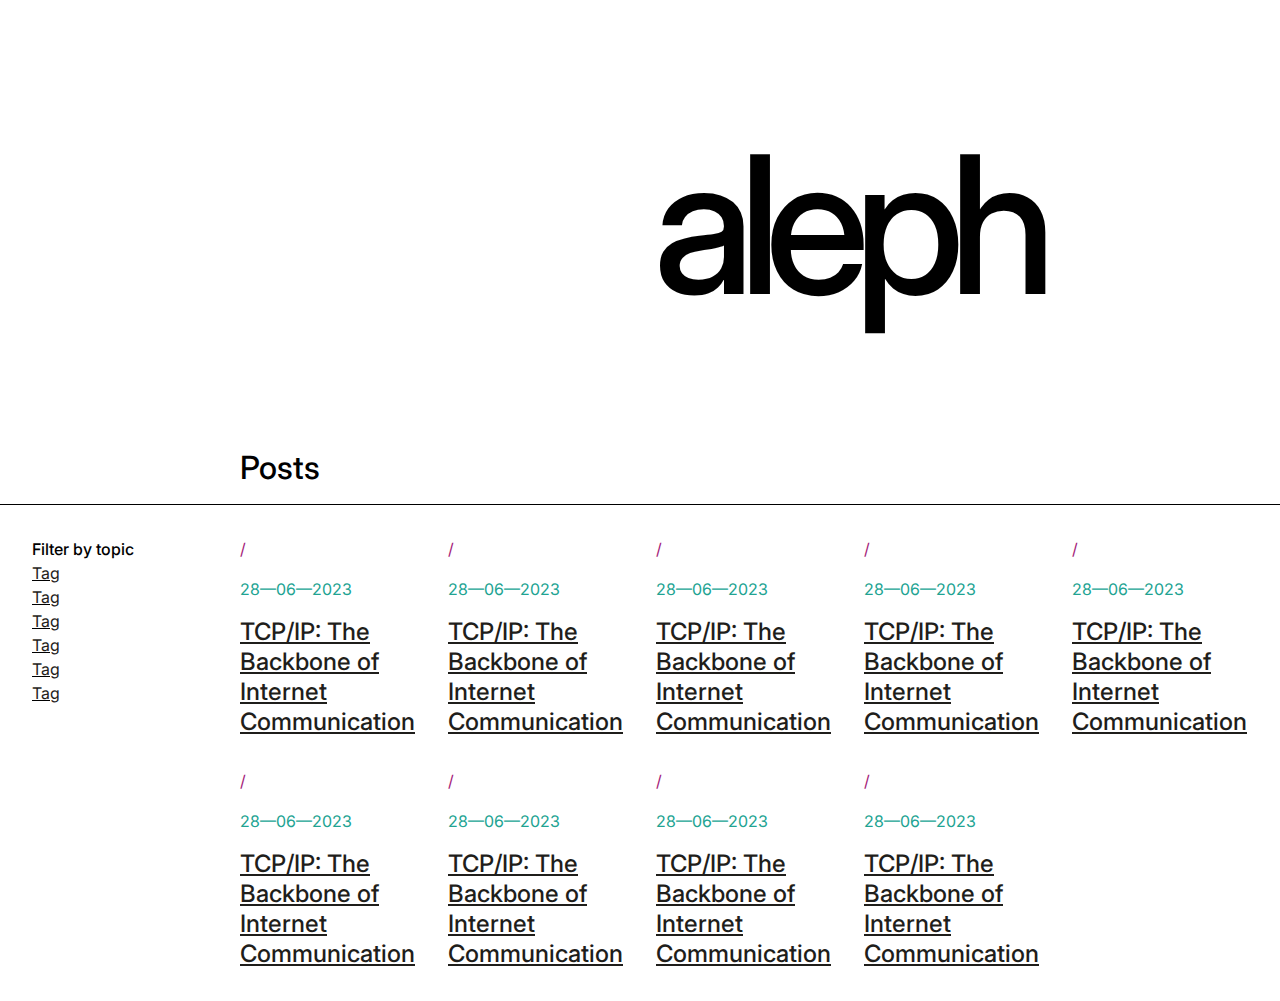
<file: index.html>
<!doctype html>
<html lang="en">
  <head>
    <meta charset="utf-8">
    <title>Aleph</title>
    <link rel="stylesheet" href="style.css">
    <meta name="viewport" content="width=device-width, initial-scale=1.0">
    <link rel="preconnect" href="https://fonts.googleapis.com">
  <link rel="preconnect" href="https://fonts.gstatic.com" crossorigin>
  <link href="https://fonts.googleapis.com/css2?family=Inter:wght@400;500&display=swap" rel="stylesheet"> 
  </head>
  <body>
    <header class="s-grid-cols-6 m-grid-cols-12 s-gap-x-16 m-gap-x-24 l-gap-x-32 s-px-16 m-px-24 l-px-32 s-py-96 m-my-128 l-py-128">
      <h1 class="s-col-2-7 m-col-3-11 justify-self-end text-4xl medium">aleph</h1>
    </header>
    <section class="s-grid-cols-6 m-grid-cols-12 s-gap-x-16 m-gap-x-24 l-gap-x-32 s-px-16 m-px-24 l-px-32 s-mb-8 m-mb-12 l-mb-16 medium">
      <p class="s-col-3-7 m-col-4-13 l-col-3-13 text-2xl">Posts</p>
    </section>
    <section class="s-grid-cols-6 m-grid-cols-12 s-gap-x-16 m-gap-x-24 l-gap-x-32 s-p-16 m-p-24 l-p-32 s-border-1-t">
      <div class="s-col-span-2 m-col-span-3 l-col-span-2">
        <p class="text-md medium">Filter by topic</p>
        <ul>
          <li class="link text-md"><a class="gray-12" href="#">Tag</a></li>
          <li class="link text-md"><a class="gray-12" href="#">Tag</a></li>
          <li class="link text-md"><a class="gray-12" href="#">Tag</a></li>
          <li class="link text-md"><a class="gray-12" href="#">Tag</a></li>
          <li class="link text-md"><a class="gray-12" href="#">Tag</a></li>
          <li class="link text-md"><a class="gray-12" href="#">Tag</a></li>
        </ul>
      </div>
      <div class="s-col-span-4 m-col-span-9 l-col-span-10">
        <ul class="s-grid-cols-4 m-grid-cols-9 l-grid-cols-10 s-gap-x-16 m-gap-x-24 l-gap-x-32 s-gap-y-16 l-gap-y-32">
          <li class="s-col-span-4 m-col-span-3 l-col-span-2">
            <ul class="flex-col m-gap-y-12 l-gap-y-16">
              <li class="text-md primary-64">/</li>
              <li class="text-md secondary-64">28—06—2023</li>
              <li><a class="text-xl link medium gray-12" href="post.html">TCP/IP: The Backbone of Internet Communication</a></li>
            </ul>
          </li>
          <li class="s-col-span-4 m-col-span-3 l-col-span-2">
            <ul class="flex-col m-gap-y-12 l-gap-y-16">
              <li class="text-md primary-64">/</li>
              <li class="text-md secondary-64">28—06—2023</li>
              <li><a class="text-xl link medium gray-12" href="#">TCP/IP: The Backbone of Internet Communication</a></li>
            </ul>
          </li>
          <li class="s-col-span-4 m-col-span-3 l-col-span-2">
            <ul class="flex-col m-gap-y-12 l-gap-y-16">
              <li class="text-md primary-64">/</li>
              <li class="text-md secondary-64">28—06—2023</li>
              <li><a class="text-xl link medium gray-12" href="#">TCP/IP: The Backbone of Internet Communication</a></li>
            </ul>
          </li>
          <li class="s-col-span-4 m-col-span-3 l-col-span-2">
            <ul class="flex-col m-gap-y-12 l-gap-y-16">
              <li class="text-md primary-64">/</li>
              <li class="text-md secondary-64">28—06—2023</li>
              <li><a class="text-xl link medium gray-12" href="#">TCP/IP: The Backbone of Internet Communication</a></li>
            </ul>
          </li>
          <li class="s-col-span-4 m-col-span-3 l-col-span-2">
            <ul class="flex-col m-gap-y-12 l-gap-y-16">
              <li class="text-md primary-64">/</li>
              <li class="text-md secondary-64">28—06—2023</li>
              <li><a class="text-xl link medium gray-12" href="#">TCP/IP: The Backbone of Internet Communication</a></li>
            </ul>
          </li>
          <li class="s-col-span-4 m-col-span-3 l-col-span-2">
            <ul class="flex-col m-gap-y-12 l-gap-y-16">
              <li class="text-md primary-64">/</li>
              <li class="text-md secondary-64">28—06—2023</li>
              <li><a class="text-xl link medium gray-12" href="#">TCP/IP: The Backbone of Internet Communication</a></li>
            </ul>
          </li>
          <li class="s-col-span-4 m-col-span-3 l-col-span-2">
            <ul class="flex-col m-gap-y-12 l-gap-y-16">
              <li class="text-md primary-64">/</li>
              <li class="text-md secondary-64">28—06—2023</li>
              <li><a class="text-xl link medium gray-12" href="#">TCP/IP: The Backbone of Internet Communication</a></li>
            </ul>
          </li>
          <li class="s-col-span-4 m-col-span-3 l-col-span-2">
            <ul class="flex-col m-gap-y-12 l-gap-y-16">
              <li class="text-md primary-64">/</li>
              <li class="text-md secondary-64">28—06—2023</li>
              <li><a class="text-xl link medium gray-12" href="#">TCP/IP: The Backbone of Internet Communication</a></li>
            </ul>
          </li>
          <li class="s-col-span-4 m-col-span-3 l-col-span-2">
            <ul class="flex-col m-gap-y-12 l-gap-y-16">
              <li class="text-md primary-64">/</li>
              <li class="text-md secondary-64">28—06—2023</li>
              <li><a class="text-xl link medium gray-12" href="#">TCP/IP: The Backbone of Internet Communication</a></li>
            </ul>
          </li>
        </ul>
      </div>
    </section>
  </body>
</file>
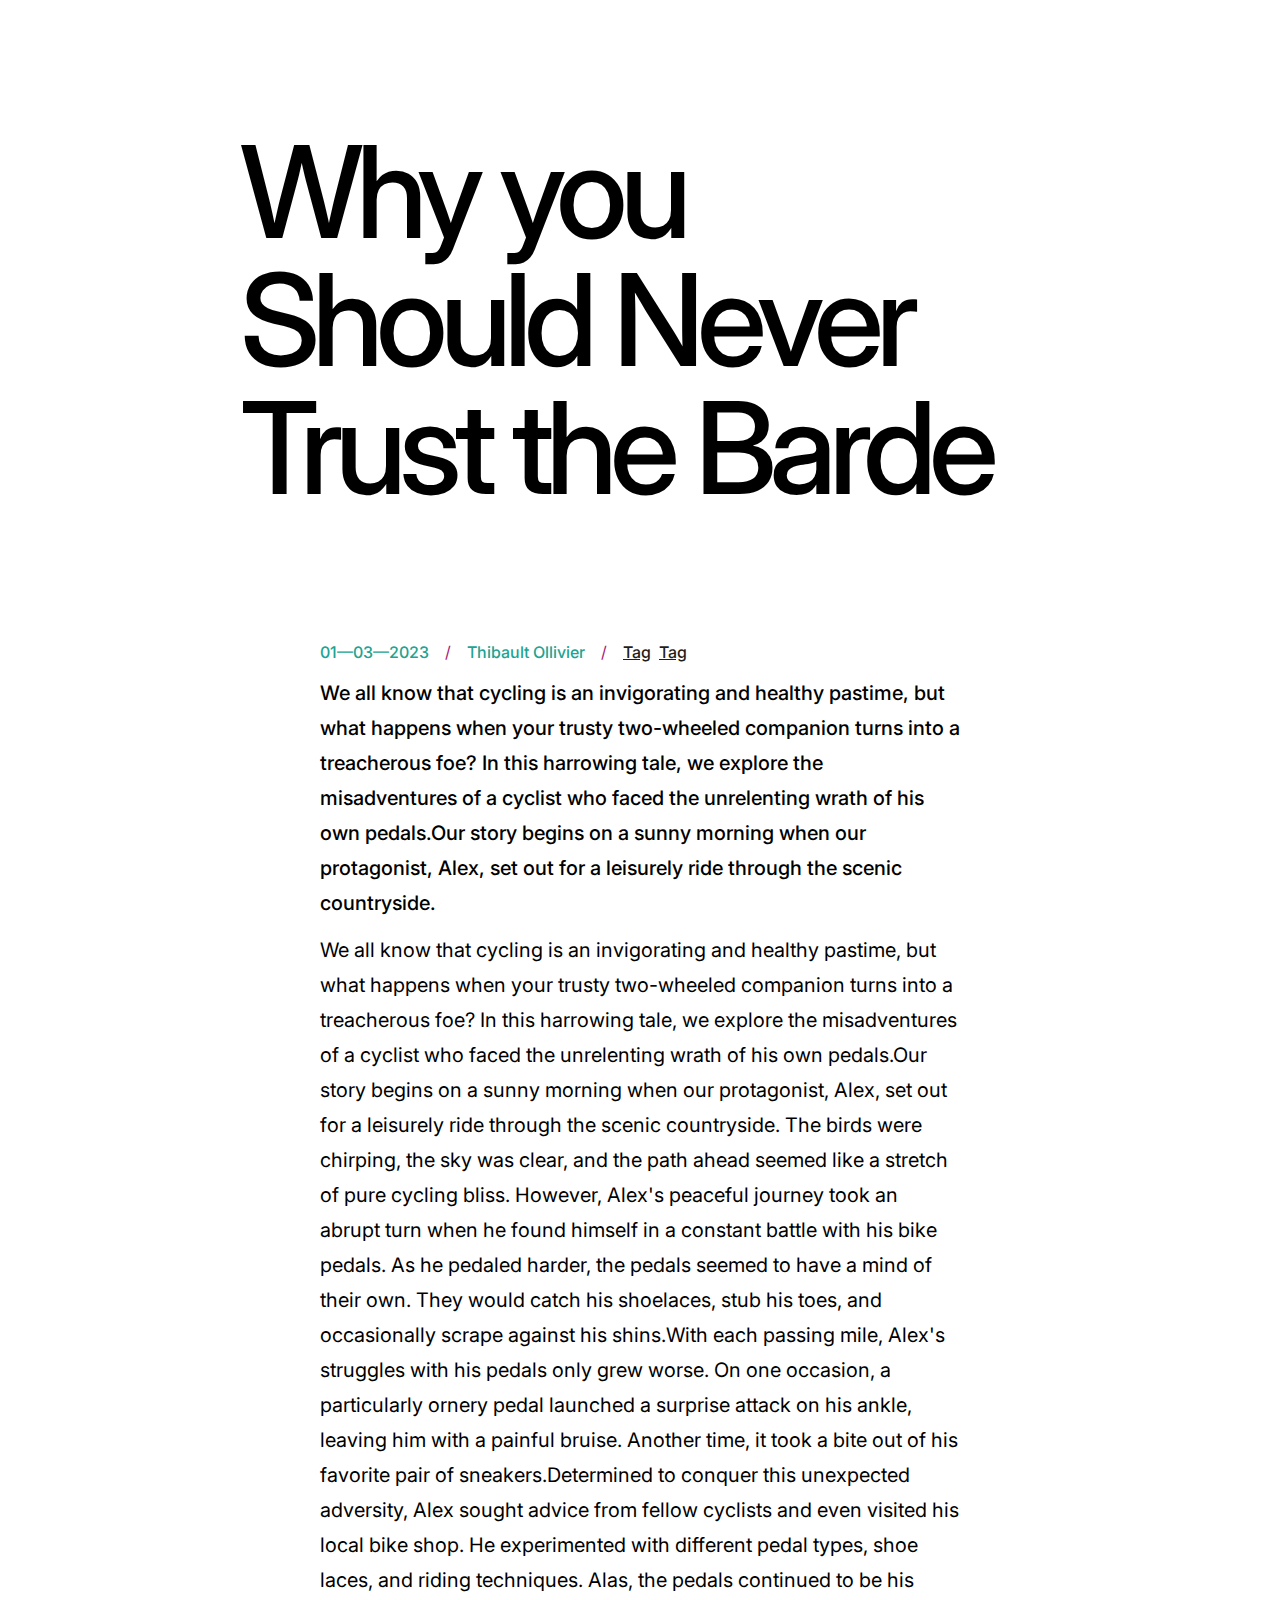
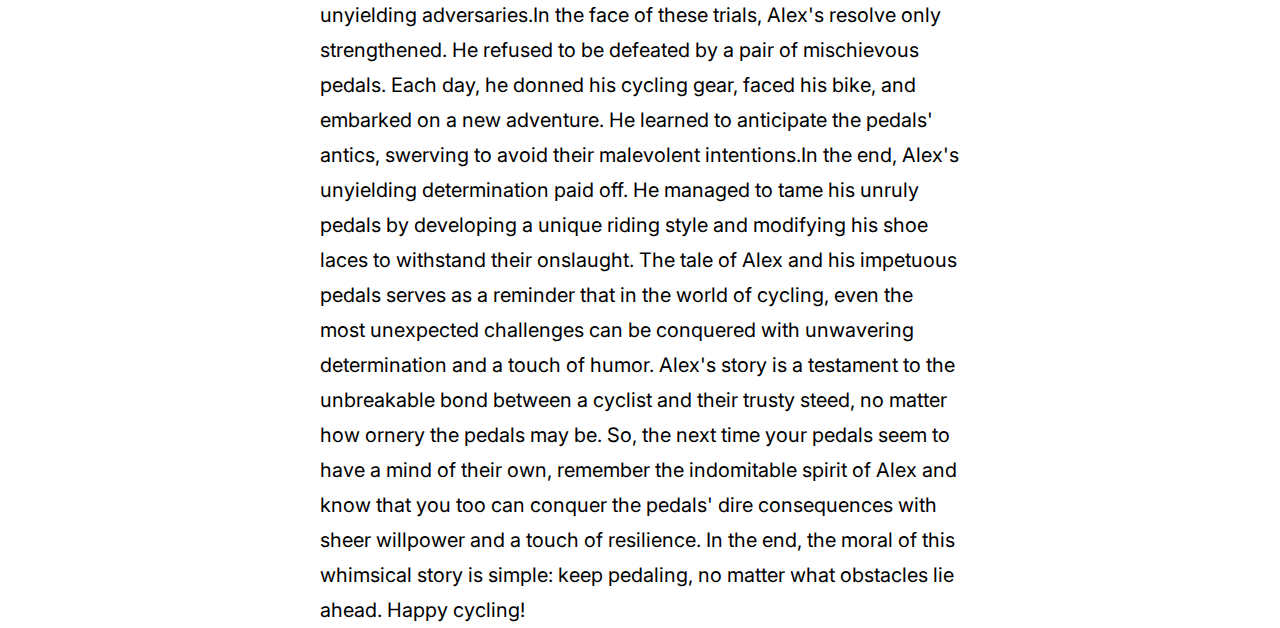
<file: post.html>
<!doctype html>
<html lang="en">
  <head>
    <meta charset="utf-8">
    <title>Aleph</title>
    <link rel="stylesheet" href="style.css">
    <meta name="viewport" content="width=device-width, initial-scale=1.0">
    <link rel="preconnect" href="https://fonts.googleapis.com">
  <link rel="preconnect" href="https://fonts.gstatic.com" crossorigin>
  <link href="https://fonts.googleapis.com/css2?family=Inter:wght@400;500&display=swap" rel="stylesheet"> 
  </head>
  <body>
    <header class="s-grid-cols-6 m-grid-cols-12 s-gap-x-16 m-gap-x-24 l-gap-x-32 s-px-16 m-px-24 l-px-32 s-py-96 m-my-128 l-py-128">
      <h1 class="s-col-span-6 m-col-3-11 text-3xl medium">Why you Should Never Trust the Barde</h1>
    </header>
    <section class="s-grid-cols-6 m-grid-cols-12 s-gap-x-16 m-gap-x-24 l-gap-x-32 s-px-16 m-px-24 l-px-32">
      <div class="s-col-span-6 m-col-span-12 max-w-40 justify-self-center">
        <ul class="flex s-mb-8 m-mb-12 l-mt-16 s-gap-x-16">
          <li class="text-md medium secondary-64">01—03—2023</li>
          <li class="text-md primary-64">/</li>
          <li class="text-md medium secondary-64">Thibault Ollivier</li>
          <li class="text-md primary-64">/</li>
          <li>
            <ul class="flex s-gap-x-8">
              <li><a class="link text-md medium gray-12" href="#">Tag</a></li>
              <li><a class="link text-md medium gray-12" href="#">Tag</a></li>
            </ul>
          </li>
        </ul>
        <p class="s-mb-8 m-mb-12 l-mt-16 text-lg medium">We all know that cycling is an invigorating and healthy pastime, but what happens when your trusty two-wheeled companion turns into a treacherous foe? In this harrowing tale, we explore the misadventures of a cyclist who faced the unrelenting wrath of his own pedals.Our story begins on a sunny morning when our protagonist, Alex, set out for a leisurely ride through the scenic countryside.</p>
        <p class="text-lg">We all know that cycling is an invigorating and healthy pastime, but what happens when your trusty two-wheeled companion turns into a treacherous foe? In this harrowing tale, we explore the misadventures of a cyclist who faced the unrelenting wrath of his own pedals.Our story begins on a sunny morning when our protagonist, Alex, set out for a leisurely ride through the scenic countryside. The birds were chirping, the sky was clear, and the path ahead seemed like a stretch of pure cycling bliss. However, Alex's peaceful journey took an abrupt turn when he found himself in a constant battle with his bike pedals. As he pedaled harder, the pedals seemed to have a mind of their own. They would catch his shoelaces, stub his toes, and occasionally scrape against his shins.With each passing mile, Alex's struggles with his pedals only grew worse. On one occasion, a particularly ornery pedal launched a surprise attack on his ankle, leaving him with a painful bruise. Another time, it took a bite out of his favorite pair of sneakers.Determined to conquer this unexpected adversity, Alex sought advice from fellow cyclists and even visited his local bike shop. He experimented with different pedal types, shoe laces, and riding techniques. Alas, the pedals continued to be his unyielding adversaries.In the face of these trials, Alex's resolve only strengthened. He refused to be defeated by a pair of mischievous pedals. Each day, he donned his cycling gear, faced his bike, and embarked on a new adventure. He learned to anticipate the pedals' antics, swerving to avoid their malevolent intentions.In the end, Alex's unyielding determination paid off. He managed to tame his unruly pedals by developing a unique riding style and modifying his shoe laces to withstand their onslaught. The tale of Alex and his impetuous pedals serves as a reminder that in the world of cycling, even the most unexpected challenges can be conquered with unwavering determination and a touch of humor. Alex's story is a testament to the unbreakable bond between a cyclist and their trusty steed, no matter how ornery the pedals may be. So, the next time your pedals seem to have a mind of their own, remember the indomitable spirit of Alex and know that you too can conquer the pedals' dire consequences with sheer willpower and a touch of resilience. In the end, the moral of this whimsical story is simple: keep pedaling, no matter what obstacles lie ahead. Happy cycling!</p>
      </div>
    </section>
  </body>
</file>
<file: style.css>
/*

RESET

*/

* {
  margin: 0;
  padding: 0;
  border: 0;
  box-sizing: border-box !important;
  font-size: 100%;
}
html {
  height: 100%;
  scroll-behavior: smooth;
}
body {
  height: 100%;
}
ol, ul, li {
  list-style: none;
}
blockquote, q {
  quotes: none;
}
a {
  text-decoration: none;
}

/*

DESIGN TOKENS

*/

/* Fonts */

.text-4xl, .text-3xl, .text-2xl, .text-xl, .text-lg, .text-md {
  font-family: 'Inter', sans-serif;
}
.text-4xl, .text-3xl {
  line-height: 100%;
}
.text-2xl, .text-xl {
  line-height: 125%;
}
.text-lg {
  line-height: 175%;
}
.text-md, .text-sm, .text-xs {
  line-height: 150%;
}

/* Text style */

.text-right {
  text-align: right;
}

/* Font style */

.italic {
  font-style: italic;
}

/* Font weight */

.regular {
  font-weight: 400;
}
.medium {
  font-weight: 500;
}

/* Colors */

:root {
  --primary-64: #A32178;
  --secondary-64: #21A392;
  --gray-96: #f5f2eb;
  --gray-12: #1f1e1b;
}

.primary-64 {
  color: var(--primary-64);
}
.secondary-64 {
  color: var(--secondary-64);
}
.gray-96 {
  color: var(--gray-96);
}
.gray-12 {
  color: var(--gray-12);
}

/*

SMALL DEVICES

*/

/* Typescale */

.text-4xl {
  font-size: 6rem; /* 96px */
  letter-spacing: -.25rem;
}
.text-3xl {
  font-size: 2rem; /* 32px */
}
.text-2xl {
  font-size: 1.5rem; /* 24px */
}
.text-xl {
  font-size: 1.25rem; /* 20px */
}
.text-lg {
  font-size: 1.125rem; /* 18px */
}
.text-md {
  font-size: .875rem; /* 14px */
}

/* Grid */

.s-grid-cols-6 {
  display: grid;
  grid-template-columns: repeat(6, minmax(0, 1fr));
}
.s-grid-cols-4 {
  display: grid;
  grid-template-columns: repeat(4, minmax(0, 1fr));
}
.s-gap-x-8 {
  column-gap: .5rem; /* 8px */
}
.s-gap-x-16 {
  column-gap: 1rem; /* 16px */
}
.s-gap-y-16 {
  row-gap: 1rem; /* 16px */
}
.s-gap-y-8 {
  row-gap: .5rem; /* 8px */
}

/* Columns */

.s-col-span-2 {
  grid-column: span 2;
}
.s-col-span-4 {
  grid-column: span 4;
}
.s-col-span-6 {
  grid-column: span 6;
}
.s-col-2-7 {
  grid-column: 2 / 7;
}
.s-col-3-7 {
  grid-column: 3 / 7;
}
.s-col-3-13 {
  grid-column: 3 / 13;
}

/* Margins */

.s-mb-8 {
  margin-bottom: .5rem;
}

/* Paddings */

.s-py-96 {
  padding-top: 6rem;
  padding-bottom: 6rem;
}
.s-px-16 {
  padding-left: 1rem;
  padding-right: 1rem;
}
.s-p-16 {
  padding: 1rem;
}

/* Borders */

.s-border-1-t {
  border-top: 1px solid;
}

/*

MEDIUM DEVICES

*/

@media (min-width: 48rem) {

  /* Typescale */

  .text-4xl {
    font-size: 9rem; /* 144px */
    letter-spacing: -.5rem;
  }
  .text-3xl {
    font-size: 3rem; /* 48px */
  }
  .text-2xl {
    font-size: 1.75rem; /* 28px */
  }
  .text-xl {
    font-size: 1.25rem; /* 20px */
  }
  .text-lg {
    font-size: 1.125rem; /* 18px */
  }
  .text-md {
    font-size: .875rem; /* 14px */
  }

  /* Grid */

  .m-grid-cols-12 {
    display: grid;
    grid-template-columns: repeat(12, minmax(0, 1fr));
  }
  .m-grid-cols-9 {
    display: grid;
    grid-template-columns: repeat(9, minmax(0, 1fr));
  }
  .m-gap-x-24 {
    column-gap: 1.5rem; /* 24px */
  }
  .m-gap-y-24 {
    row-gap: 1rem; /* 24px */
  }
  .m-gap-y-12 {
    row-gap: .75rem; /* 12px */
  }

  /* Columns */

  .m-col-span-3 {
    grid-column: span 3;
  }
  .m-col-span-5 {
    grid-column: span 5;
  }
  .m-col-span-9 {
    grid-column: span 9;
  }
  .m-col-span-12 {
    grid-column: span 12;
  }
  .m-col-3-11 {
    grid-column: 3 / 11;
  }
  .m-col-3-13 {
    grid-column: 3 / 13;
  }
  .m-col-4-13 {
    grid-column: 4 / 13;
  }

  /* Margins */

  .m-mb-12 {
    margin-bottom: .75rem; /* 12px */
  }

  /* Paddings */

  .m-py-128 {
    padding-top: 8rem;
    padding-bottom: 8rem;
  }
  .m-px-24 {
    padding-left: 1.5rem;
    padding-right: 1.5rem;
  }
  .m-p-24 {
    padding: 1.5rem;
  }

}

/*

LARGE DEVICES

*/

@media (min-width: 80rem) {

  /* Typescale */

  .text-4xl {
    font-size: 12rem; /* 192px */
    letter-spacing: -1rem;
  }
  .text-3xl {
    font-size: 8rem; /* 128px */
    letter-spacing: -.5rem;
  }
  .text-2xl {
    font-size: 2rem; /* 32px */
  }
  .text-xl {
    font-size: 1.5rem; /* 24px */
  }
  .text-lg {
    font-size: 1.25rem; /* 20px */
  }
  .text-md {
    font-size: 1rem; /* 16px */
  }

  /* Grid */

  .l-grid-cols-12 {
    display: grid;
    grid-template-columns: repeat(12, minmax(0, 1fr));
  }
  .l-grid-cols-10 {
    display: grid;
    grid-template-columns: repeat(10, minmax(0, 1fr));
  }
  .l-gap-x-32 {
    column-gap: 2rem; /* 32px */
  }
  .l-gap-y-32 {
    row-gap: 2rem; /* 32px */
  }
  .l-gap-y-16 {
    row-gap: 1rem; /* 16px */
  }

  /* Columns */

  .l-col-span-2 {
    grid-column: span 2;
  }
  .l-col-span-10 {
    grid-column: span 10;
  }
  .l-col-3-11 {
    grid-column: 3 / 11;
  }
  .l-col-3-13 {
    grid-column: 3 / 13;
  }

  /* Margins */

  .l-mb-16 {
    margin-bottom: 1rem;
  }

  /* Paddings */

  .l-py-128 {
    padding-top: 8rem;
    padding-bottom: 8rem;
  }
  .l-px-32 {
    padding-left: 2rem;
    padding-right: 2rem;
  }
  .l-p-32 {
    padding: 2rem;
  }
}

/*

GENERAL STYLES

*/

/* Display */

.flex {
  display: flex;
}

/* Layout */

.max-w-40 {
  max-width: 40rem;
}

/* Positionning */

.absolute {
  position: absolute;
}
.fixed {
  position: fixed;
}
.relative {
  position: relative;
}

/* z-index */

.z-0 {
  z-index: 0;
}
.z-1 {
  z-index: 1;
}

/* Buttons */

.link {
  text-decoration: underline;
}
.link:hover {
  text-decoration: none;
}

/* Modifiers */

.justify-self-end {
  justify-self: end;
}
.justify-self-center {
  justify-self: center;
}

/* Flex */

.flex-col {
  display: flex;
  flex-direction: column;
}
</file>
